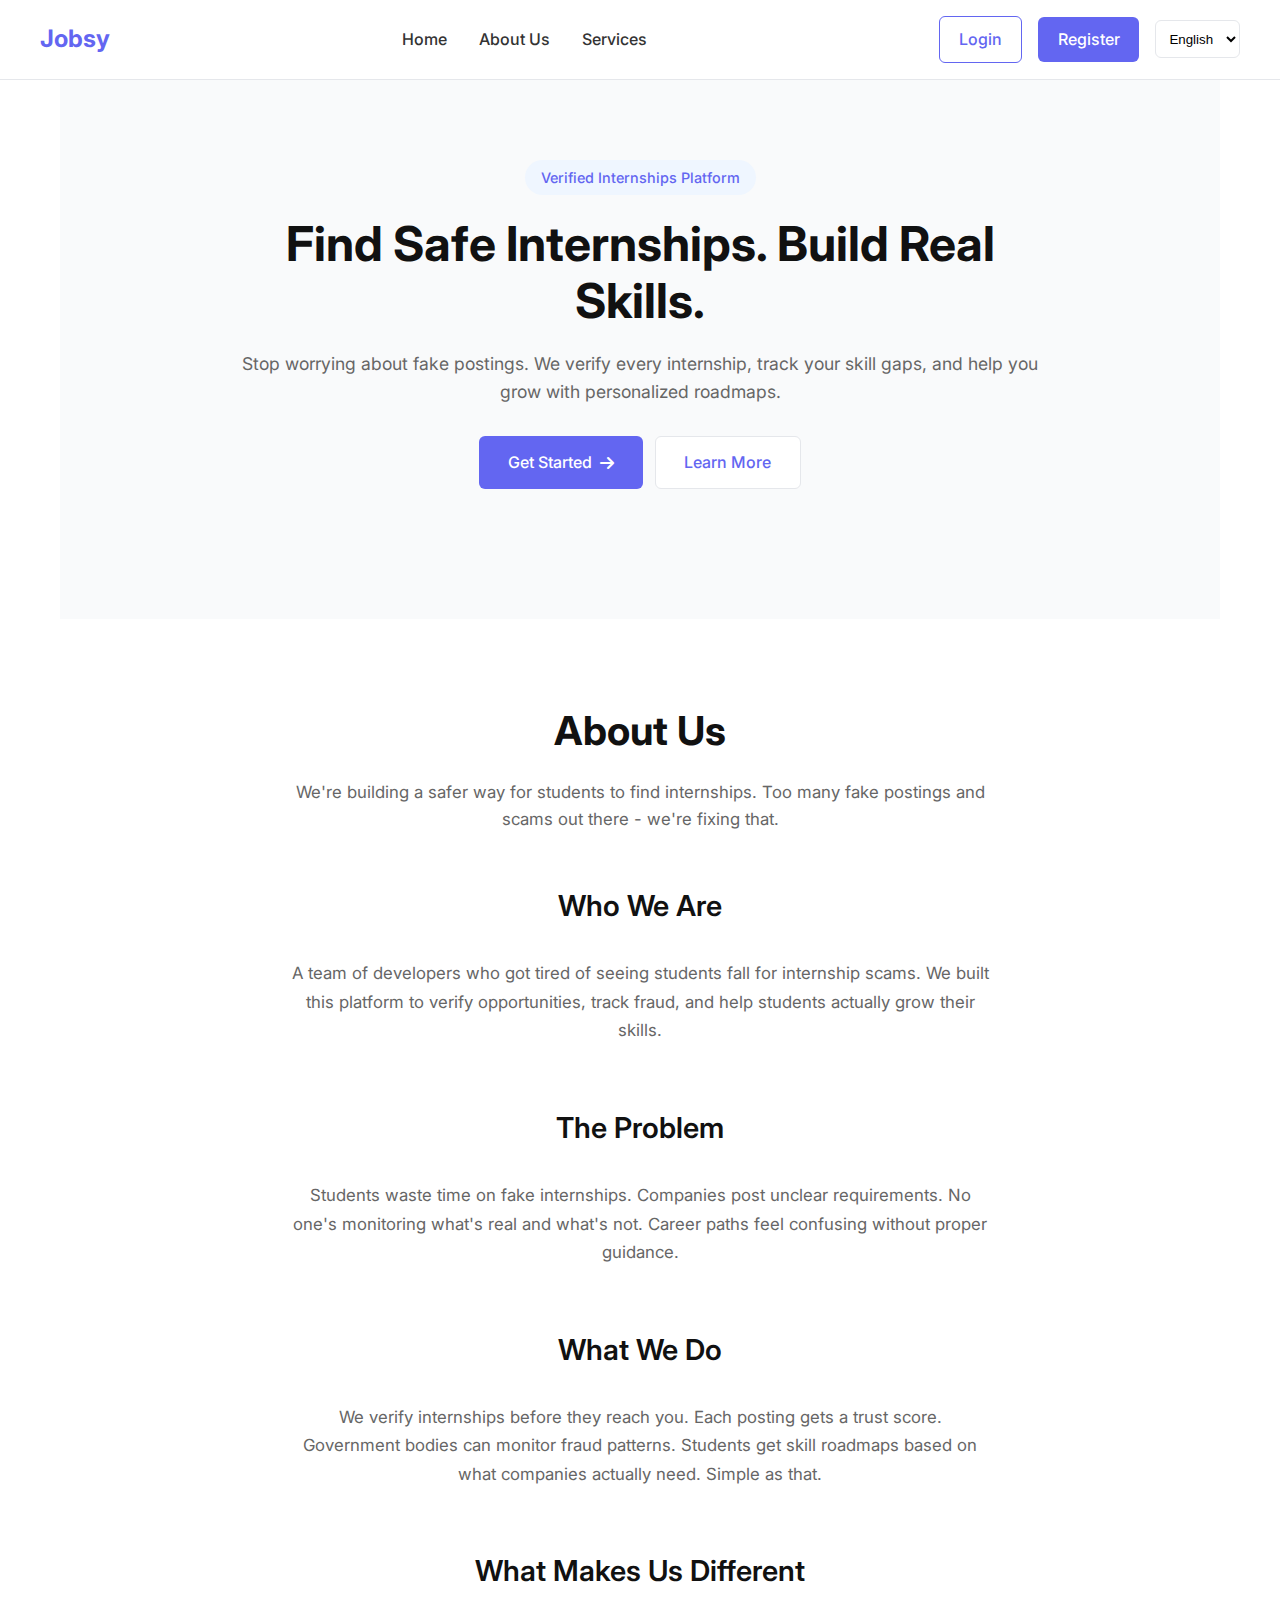
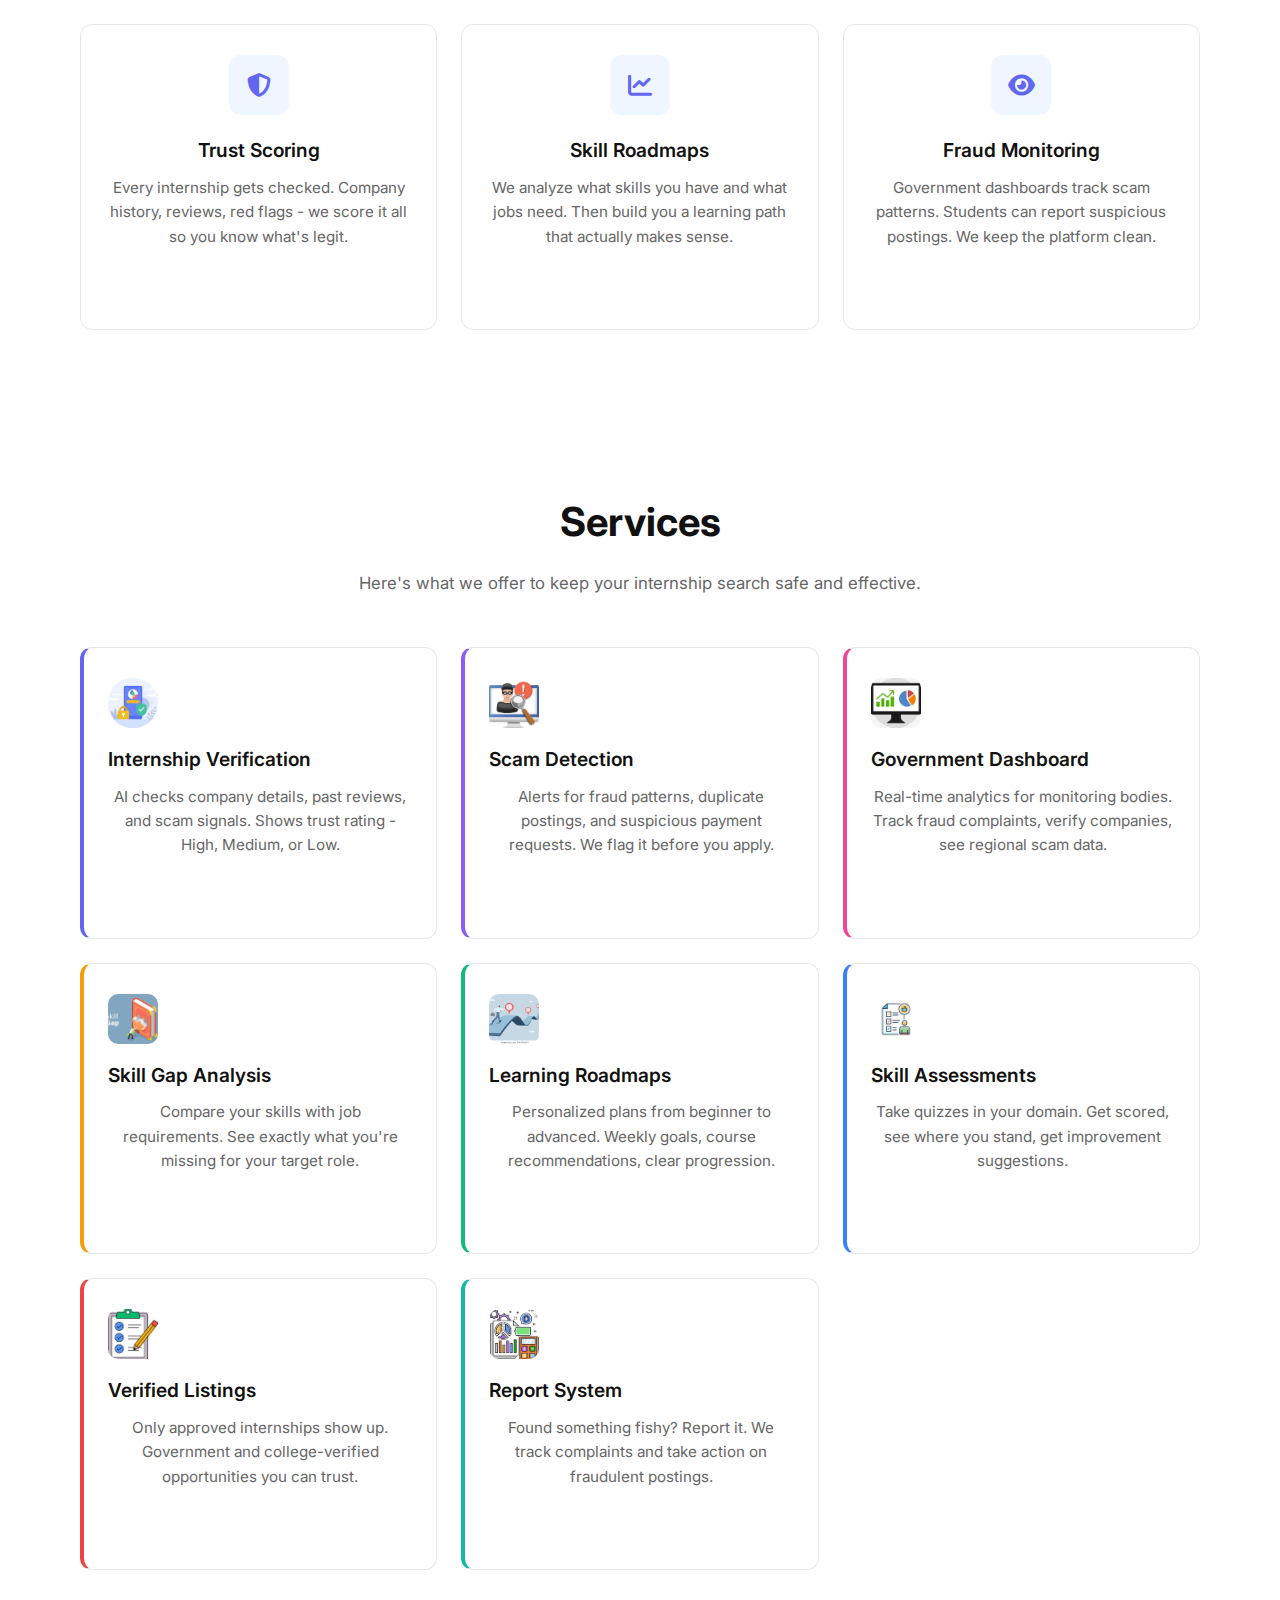
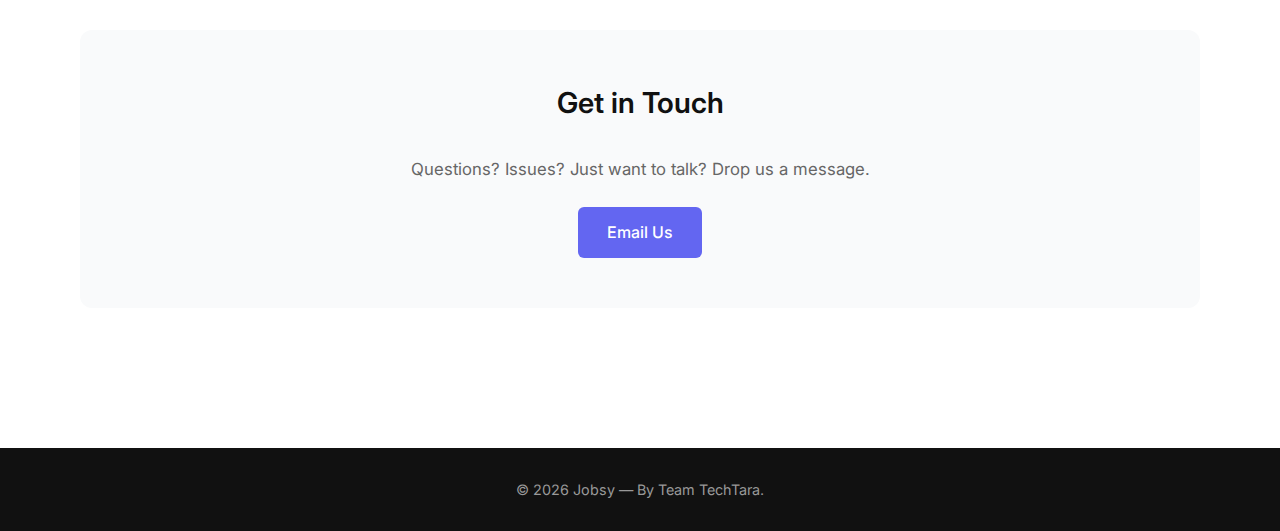
<file: index.html>
<!DOCTYPE html>
<html lang="en">
<head>
<meta charset="UTF-8">
<meta name="viewport" content="width=device-width, initial-scale=1.0">
<title>Jobsy</title>
<link rel="stylesheet" href="style.css">
<link rel="stylesheet" href="https://cdnjs.cloudflare.com/ajax/libs/font-awesome/6.5.1/css/all.min.css">
<link href="https://fonts.googleapis.com/css2?family=Inter:wght@300;400;500;600;700;800&display=swap" rel="stylesheet">
<script src="./config.js"></script>
</head>
<body>
<div id="mainOverlay" class="overlay"></div>
<header>
<div class="header-container">
<a href="#" class="logo">Jobsy</a>
<div class="menu-toggle" onclick="document.querySelector('nav').classList.toggle('active');document.getElementById('mainOverlay').classList.toggle('active')">☰</div>
<nav>
<a href="#home" data-i18n="homeLink">Home</a>
<a href="#about" data-i18n="aboutLink">About Us</a>
<a href="#services" data-i18n="serviceLink">Services</a>
</nav>
<div class="right-section">
<a href="login.html" class="btn btn-login" data-i18n="loginLink">Login</a>
<a href="register.html" class="btn btn-register" data-i18n="registerLink">Register</a>
<select id="language">
<option value="en">English</option>
<option value="hi">हिन्दी</option>
<option value="mr">मराठी</option>
</select>
</div>
</div>
</header>
<main class="container">
<section class="hero-section" id="home">
<div class="hero-background">
<div class="gradient-orb orb-1"></div>
<div class="gradient-orb orb-2"></div>
<div class="gradient-orb orb-3"></div>
</div>
<div class="hero-content">
<div class="hero-badge" data-i18n="heroBadge">Verified Internships Platform</div>
<h1 data-i18n="heroHeading">Find Safe Internships. Build Real Skills.</h1>
<p data-i18n="heroText">Stop worrying about fake postings. We verify every internship, track your skill gaps, and help you grow with personalized roadmaps.</p>
<div class="hero-buttons">
<a href="register.html" class="btn primary"><span data-i18n="getStartedBtn">Get Started</span><i class="fas fa-arrow-right"></i></a>
<a href="#about" class="btn secondary"><span data-i18n="learnMoreBtn">Learn More</span></a>
</div>
</div>
</section>
<section class="about-section" id="about">
<h1 data-i18n="aboutHeading">About Us</h1>
<p data-i18n="aboutText">We're building a safer way for students to find internships. Too many fake postings and scams out there - we're fixing that.</p>
<div class="mission-section">
<h2 data-i18n="whoWeAre">Who We Are</h2>
<p data-i18n="whoWeAreText">A team of developers who got tired of seeing students fall for internship scams. We built this platform to verify opportunities, track fraud, and help students actually grow their skills.</p>
</div>
<div class="mission-section">
<h2 data-i18n="theProblem">The Problem</h2>
<p data-i18n="theProblemText">Students waste time on fake internships. Companies post unclear requirements. No one's monitoring what's real and what's not. Career paths feel confusing without proper guidance.</p>
</div>
<div class="mission-section">
<h2 data-i18n="whatWeDo">What We Do</h2>
<p data-i18n="whatWeDoText">We verify internships before they reach you. Each posting gets a trust score. Government bodies can monitor fraud patterns. Students get skill roadmaps based on what companies actually need. Simple as that.</p>
</div>
<div class="features-section">
<h2 data-i18n="whatMakesUsDifferent">What Makes Us Different</h2>
<div class="feature-list">
<div class="feature-card">
<div class="feature-icon"><i class="fas fa-shield-alt"></i></div>
<h3 data-i18n="trustScoring">Trust Scoring</h3>
<p data-i18n="trustScoringText">Every internship gets checked. Company history, reviews, red flags - we score it all so you know what's legit.</p>
</div>
<div class="feature-card">
<div class="feature-icon"><i class="fas fa-chart-line"></i></div>
<h3 data-i18n="skillRoadmaps">Skill Roadmaps</h3>
<p data-i18n="skillRoadmapsText">We analyze what skills you have and what jobs need. Then build you a learning path that actually makes sense.</p>
</div>
<div class="feature-card">
<div class="feature-icon"><i class="fas fa-eye"></i></div>
<h3 data-i18n="fraudMonitoring">Fraud Monitoring</h3>
<p data-i18n="fraudMonitoringText">Government dashboards track scam patterns. Students can report suspicious postings. We keep the platform clean.</p>
</div>
</div>
</div>
</section>
<section class="help-section" id="services">
<h1 data-i18n="servicesHeading">Services</h1>
<p data-i18n="servicesText">Here's what we offer to keep your internship search safe and effective.</p>
<div class="features-section">
<div class="feature-list">
<div class="feature-card">
<div class="feature-icon"><img src="Images/verification.jpeg" alt="internship verification"></div>
<h3 data-i18n="internshipVerification">Internship Verification</h3>
<p data-i18n="internshipVerificationText">AI checks company details, past reviews, and scam signals. Shows trust rating - High, Medium, or Low.</p>
</div>
<div class="feature-card">
<div class="feature-icon"><img src="Images/fraud.jpg" alt="Fraud Detection"></div>
<h3 data-i18n="scamDetection">Scam Detection</h3>
<p data-i18n="scamDetectionText">Alerts for fraud patterns, duplicate postings, and suspicious payment requests. We flag it before you apply.</p>
</div>
<div class="feature-card">
<div class="feature-icon"><img src="Images/Gov.jpeg" alt="Government"></div>
<h3 data-i18n="governmentDashboard">Government Dashboard</h3>
<p data-i18n="governmentDashboardText">Real-time analytics for monitoring bodies. Track fraud complaints, verify companies, see regional scam data.</p>
</div>
<div class="feature-card">
<div class="feature-icon"><img src="Images/gap.jpeg" alt="Skill"></div>
<h3 data-i18n="skillGapAnalysis">Skill Gap Analysis</h3>
<p data-i18n="skillGapAnalysisText">Compare your skills with job requirements. See exactly what you're missing for your target role.</p>
</div>
<div class="feature-card">
<div class="feature-icon"><img src="Images/roadmap.jpeg" alt="Learning"></div>
<h3 data-i18n="learningRoadmaps">Learning Roadmaps</h3>
<p data-i18n="learningRoadmapsText">Personalized plans from beginner to advanced. Weekly goals, course recommendations, clear progression.</p>
</div>
<div class="feature-card">
<div class="feature-icon"><img src="Images/learning.jpeg" alt="Skill"></div>
<h3 data-i18n="skillAssessments">Skill Assessments</h3>
<p data-i18n="skillAssessmentsText">Take quizzes in your domain. Get scored, see where you stand, get improvement suggestions.</p>
</div>
<div class="feature-card">
<div class="feature-icon"><img src="Images/verified.jpeg" alt="Skill"></div>
<h3 data-i18n="verifiedListings">Verified Listings</h3>
<p data-i18n="verifiedListingsText">Only approved internships show up. Government and college-verified opportunities you can trust.</p>
</div>
<div class="feature-card">
<div class="feature-icon"><img src="Images/report.jpeg" alt="Skill"></div>
<h3 data-i18n="reportSystem">Report System</h3>
<p data-i18n="reportSystemText">Found something fishy? Report it. We track complaints and take action on fraudulent postings.</p>
</div>
</div>
</div>
<div class="contact-section">
<h2 data-i18n="getInTouch">Get in Touch</h2>
<p data-i18n="getInTouchText">Questions? Issues? Just want to talk? Drop us a message.</p>
<a href="mailto:support@jobsy.com" class="btn primary" data-i18n="emailUs">Email Us</a>
</div>
</section>
</main>
<footer class="footer">
<p data-i18n="footerText">© 2026 Jobsy — By Team TechTara.</p>
</footer>
<script src="script.js"></script>
</body>
</html>
</file>
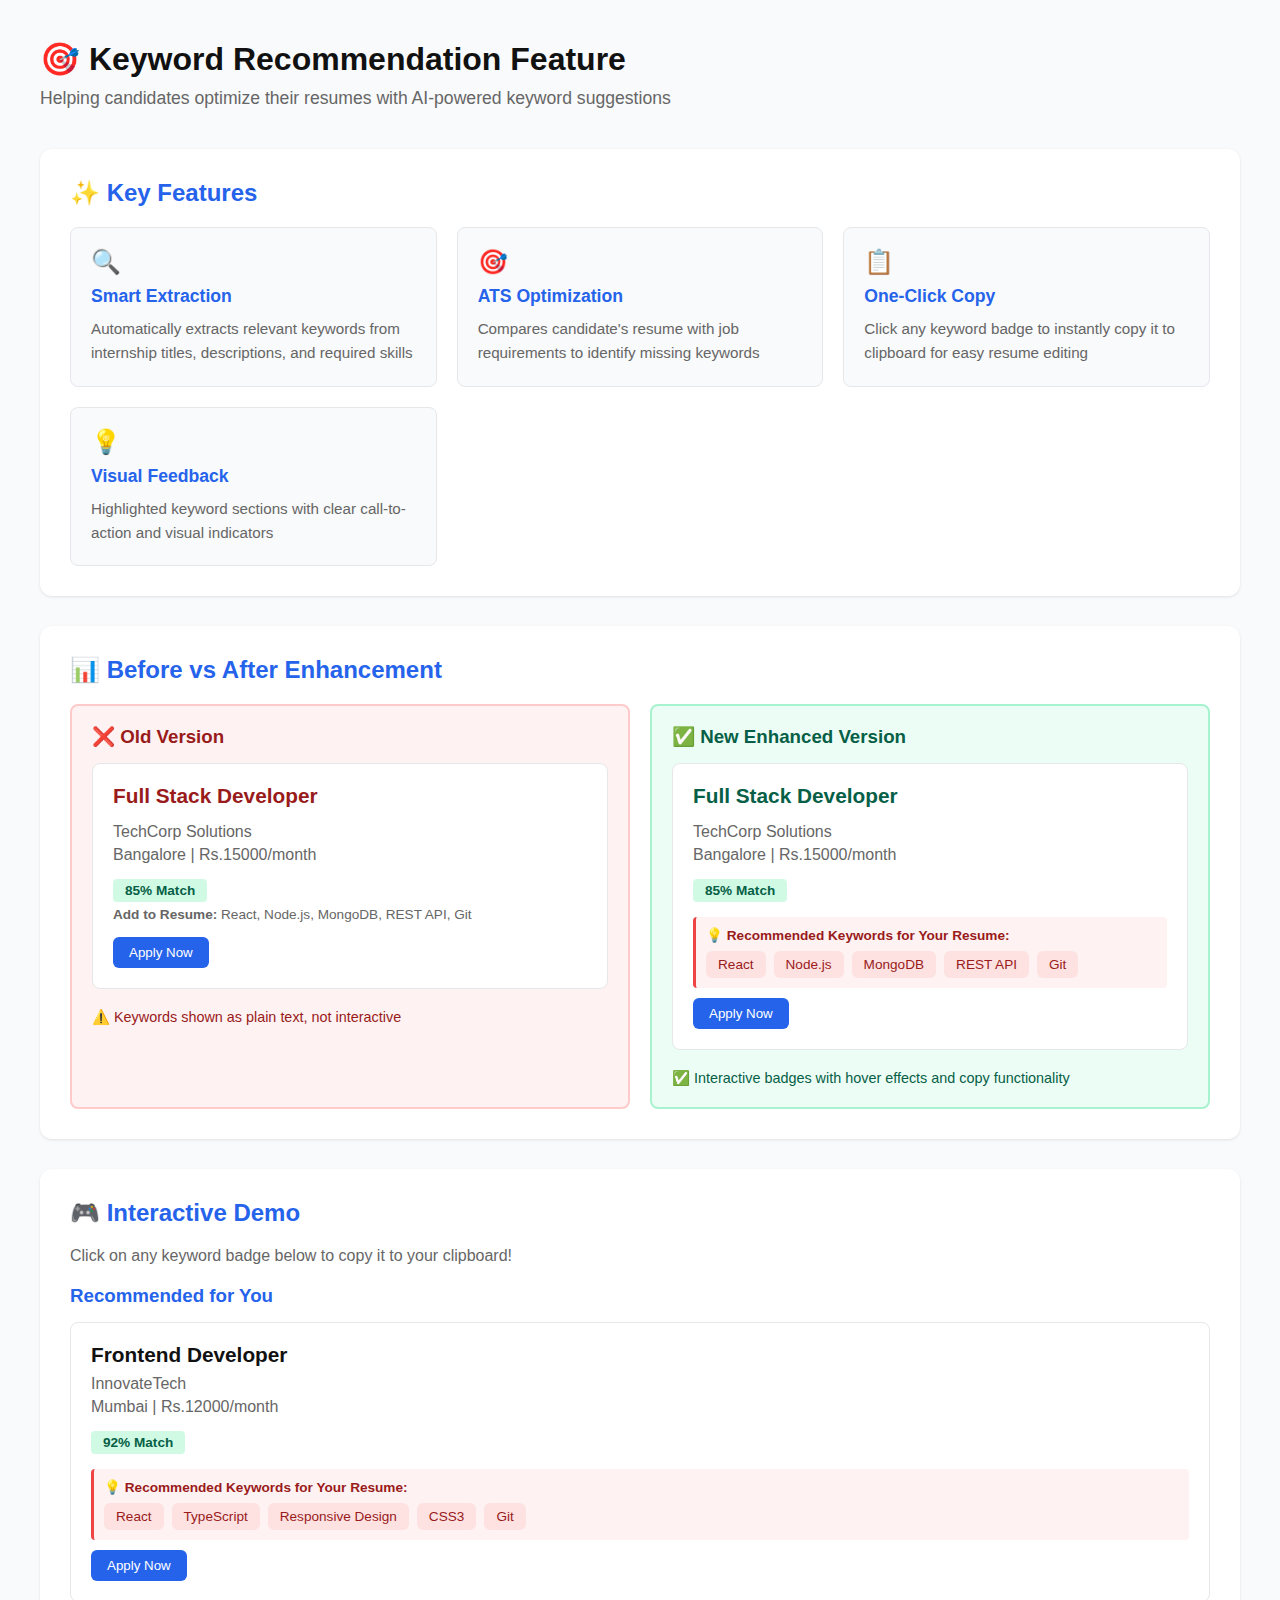
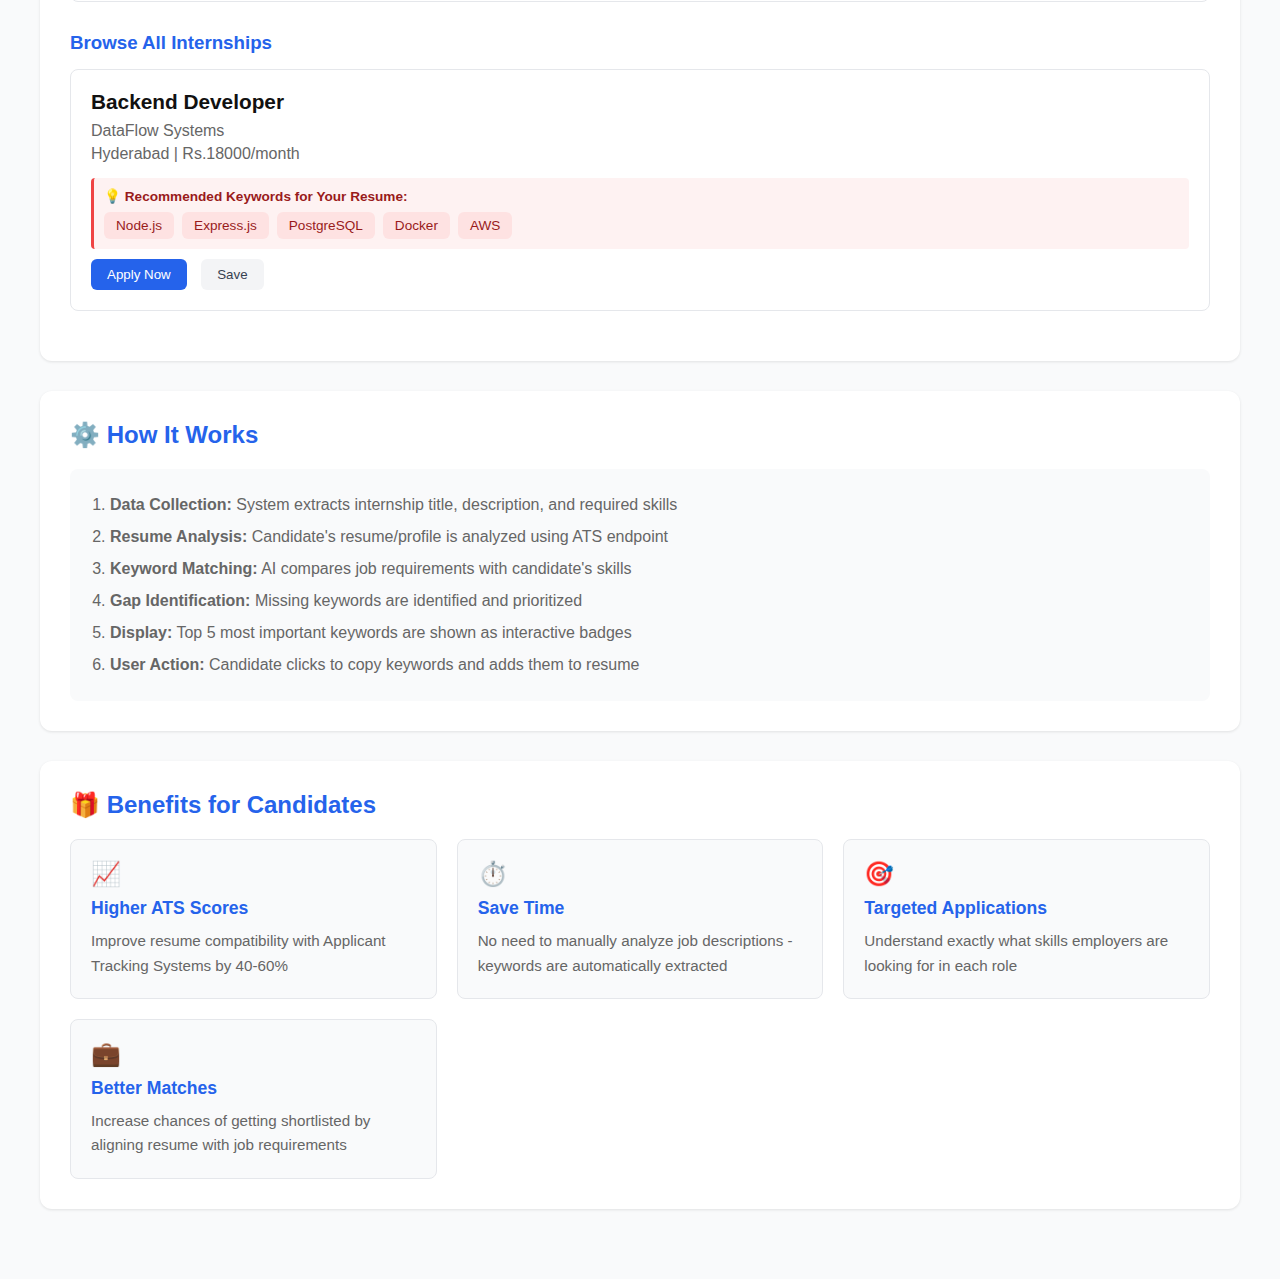
<file: keyword-demo.html>
<!DOCTYPE html>
<html lang="en">
<head>
    <meta charset="UTF-8">
    <meta name="viewport" content="width=device-width, initial-scale=1.0">
    <title>Keyword Recommendation Feature - Demo</title>
    <script src="./config.js"></script>
    <style>
        * {
            margin: 0;
            padding: 0;
            box-sizing: border-box;
        }
        body {
            font-family: 'Inter', -apple-system, BlinkMacSystemFont, 'Segoe UI', sans-serif;
            background: #f9fafb;
            padding: 40px 20px;
        }
        .container {
            max-width: 1200px;
            margin: 0 auto;
        }
        h1 {
            color: #111;
            margin-bottom: 10px;
            font-size: 2rem;
        }
        .subtitle {
            color: #666;
            margin-bottom: 40px;
            font-size: 1.1rem;
        }
        .demo-section {
            background: #fff;
            border-radius: 12px;
            padding: 30px;
            margin-bottom: 30px;
            box-shadow: 0 1px 3px rgba(0,0,0,0.1);
        }
        .demo-section h2 {
            color: #2563eb;
            margin-bottom: 20px;
            font-size: 1.5rem;
        }
        .internship-card {
            background: #fff;
            border: 1px solid #e5e7eb;
            border-radius: 8px;
            padding: 20px;
            margin-bottom: 20px;
        }
        .internship-card h3 {
            color: #111;
            margin-bottom: 8px;
            font-size: 1.3rem;
        }
        .internship-card p {
            color: #666;
            margin: 5px 0;
        }
        .trust-badge {
            display: inline-block;
            padding: 4px 12px;
            border-radius: 4px;
            font-size: 0.85rem;
            font-weight: 600;
            margin-top: 10px;
        }
        .trust-high {
            background: #d1fae5;
            color: #065f46;
        }
        .keyword-section {
            margin-top: 15px;
            padding: 10px;
            background: #fef2f2;
            border-left: 3px solid #ef4444;
            border-radius: 4px;
        }
        .keyword-section p {
            color: #991b1b;
            font-size: 0.85rem;
            margin: 0 0 8px 0;
            font-weight: 600;
        }
        .keyword-badges {
            display: flex;
            flex-wrap: wrap;
            gap: 8px;
        }
        .skill-item {
            display: inline-block;
            padding: 6px 12px;
            background: #fee2e2;
            color: #991b1b;
            border-radius: 6px;
            font-size: 0.85rem;
            font-weight: 500;
            cursor: pointer;
            transition: all 0.2s;
        }
        .skill-item:hover {
            background: #fecaca;
            transform: translateY(-2px);
            box-shadow: 0 2px 4px rgba(0,0,0,0.1);
        }
        .btn {
            padding: 8px 16px;
            border: none;
            border-radius: 6px;
            cursor: pointer;
            font-weight: 500;
            margin-top: 10px;
            margin-right: 10px;
            transition: all 0.2s;
        }
        .btn-primary {
            background: #2563eb;
            color: #fff;
        }
        .btn-primary:hover {
            background: #1d4ed8;
        }
        .btn-secondary {
            background: #f3f4f6;
            color: #374151;
        }
        .btn-secondary:hover {
            background: #e5e7eb;
        }
        .feature-list {
            display: grid;
            grid-template-columns: repeat(auto-fit, minmax(300px, 1fr));
            gap: 20px;
            margin-top: 20px;
        }
        .feature-item {
            padding: 20px;
            background: #f9fafb;
            border-radius: 8px;
            border: 1px solid #e5e7eb;
        }
        .feature-item h3 {
            color: #2563eb;
            margin-bottom: 10px;
            font-size: 1.1rem;
        }
        .feature-item p {
            color: #666;
            font-size: 0.95rem;
            line-height: 1.6;
        }
        .icon {
            font-size: 1.5rem;
            margin-bottom: 10px;
        }
        .comparison {
            display: grid;
            grid-template-columns: 1fr 1fr;
            gap: 20px;
            margin-top: 20px;
        }
        .comparison-item {
            padding: 20px;
            border-radius: 8px;
        }
        .old-version {
            background: #fef2f2;
            border: 2px solid #fecaca;
        }
        .new-version {
            background: #ecfdf5;
            border: 2px solid #a7f3d0;
        }
        .comparison-item h3 {
            margin-bottom: 15px;
        }
        .old-version h3 {
            color: #991b1b;
        }
        .new-version h3 {
            color: #065f46;
        }
        .old-keyword {
            color: #ef4444;
            font-size: 0.85rem;
            margin-top: 10px;
        }
        @keyframes slideIn {
            from {
                transform: translateX(400px);
                opacity: 0;
            }
            to {
                transform: translateX(0);
                opacity: 1;
            }
        }
        @keyframes slideOut {
            from {
                transform: translateX(0);
                opacity: 1;
            }
            to {
                transform: translateX(400px);
                opacity: 0;
            }
        }
        .notification {
            position: fixed;
            top: 20px;
            right: 20px;
            background: #10b981;
            color: #fff;
            padding: 12px 20px;
            border-radius: 8px;
            box-shadow: 0 4px 6px rgba(0,0,0,0.1);
            z-index: 10000;
            animation: slideIn 0.3s ease;
        }
        @media (max-width: 768px) {
            .comparison {
                grid-template-columns: 1fr;
            }
        }
    </style>
</head>
<body>
    <div class="container">
        <h1>🎯 Keyword Recommendation Feature</h1>
        <p class="subtitle">Helping candidates optimize their resumes with AI-powered keyword suggestions</p>

        <!-- Feature Overview -->
        <div class="demo-section">
            <h2>✨ Key Features</h2>
            <div class="feature-list">
                <div class="feature-item">
                    <div class="icon">🔍</div>
                    <h3>Smart Extraction</h3>
                    <p>Automatically extracts relevant keywords from internship titles, descriptions, and required skills</p>
                </div>
                <div class="feature-item">
                    <div class="icon">🎯</div>
                    <h3>ATS Optimization</h3>
                    <p>Compares candidate's resume with job requirements to identify missing keywords</p>
                </div>
                <div class="feature-item">
                    <div class="icon">📋</div>
                    <h3>One-Click Copy</h3>
                    <p>Click any keyword badge to instantly copy it to clipboard for easy resume editing</p>
                </div>
                <div class="feature-item">
                    <div class="icon">💡</div>
                    <h3>Visual Feedback</h3>
                    <p>Highlighted keyword sections with clear call-to-action and visual indicators</p>
                </div>
            </div>
        </div>

        <!-- Before vs After Comparison -->
        <div class="demo-section">
            <h2>📊 Before vs After Enhancement</h2>
            <div class="comparison">
                <div class="comparison-item old-version">
                    <h3>❌ Old Version</h3>
                    <div class="internship-card">
                        <h3>Full Stack Developer</h3>
                        <p>TechCorp Solutions</p>
                        <p>Bangalore | Rs.15000/month</p>
                        <span class="trust-badge trust-high">85% Match</span>
                        <p class="old-keyword"><strong>Add to Resume:</strong> React, Node.js, MongoDB, REST API, Git</p>
                        <button class="btn btn-primary">Apply Now</button>
                    </div>
                    <p style="color:#991b1b;margin-top:10px;font-size:0.9rem;">
                        ⚠️ Keywords shown as plain text, not interactive
                    </p>
                </div>
                <div class="comparison-item new-version">
                    <h3>✅ New Enhanced Version</h3>
                    <div class="internship-card">
                        <h3>Full Stack Developer</h3>
                        <p>TechCorp Solutions</p>
                        <p>Bangalore | Rs.15000/month</p>
                        <span class="trust-badge trust-high">85% Match</span>
                        <div class="keyword-section">
                            <p>💡 Recommended Keywords for Your Resume:</p>
                            <div class="keyword-badges">
                                <span class="skill-item" onclick="copyKeyword('React')" title="Click to copy">React</span>
                                <span class="skill-item" onclick="copyKeyword('Node.js')" title="Click to copy">Node.js</span>
                                <span class="skill-item" onclick="copyKeyword('MongoDB')" title="Click to copy">MongoDB</span>
                                <span class="skill-item" onclick="copyKeyword('REST API')" title="Click to copy">REST API</span>
                                <span class="skill-item" onclick="copyKeyword('Git')" title="Click to copy">Git</span>
                            </div>
                        </div>
                        <button class="btn btn-primary">Apply Now</button>
                    </div>
                    <p style="color:#065f46;margin-top:10px;font-size:0.9rem;">
                        ✅ Interactive badges with hover effects and copy functionality
                    </p>
                </div>
            </div>
        </div>

        <!-- Live Demo -->
        <div class="demo-section">
            <h2>🎮 Interactive Demo</h2>
            <p style="color:#666;margin-bottom:20px;">Click on any keyword badge below to copy it to your clipboard!</p>
            
            <!-- Recommended Internships Example -->
            <h3 style="color:#2563eb;margin-bottom:15px;">Recommended for You</h3>
            <div class="internship-card">
                <h3>Frontend Developer</h3>
                <p>InnovateTech</p>
                <p>Mumbai | Rs.12000/month</p>
                <span class="trust-badge trust-high">92% Match</span>
                <div class="keyword-section">
                    <p>💡 Recommended Keywords for Your Resume:</p>
                    <div class="keyword-badges">
                        <span class="skill-item" onclick="copyKeyword('React')" title="Click to copy">React</span>
                        <span class="skill-item" onclick="copyKeyword('TypeScript')" title="Click to copy">TypeScript</span>
                        <span class="skill-item" onclick="copyKeyword('Responsive Design')" title="Click to copy">Responsive Design</span>
                        <span class="skill-item" onclick="copyKeyword('CSS3')" title="Click to copy">CSS3</span>
                        <span class="skill-item" onclick="copyKeyword('Git')" title="Click to copy">Git</span>
                    </div>
                </div>
                <button class="btn btn-primary">Apply Now</button>
            </div>

            <!-- Browse Internships Example -->
            <h3 style="color:#2563eb;margin:30px 0 15px;">Browse All Internships</h3>
            <div class="internship-card">
                <h3>Backend Developer</h3>
                <p>DataFlow Systems</p>
                <p>Hyderabad | Rs.18000/month</p>
                <div class="keyword-section">
                    <p>💡 Recommended Keywords for Your Resume:</p>
                    <div class="keyword-badges">
                        <span class="skill-item" onclick="copyKeyword('Node.js')" title="Click to copy">Node.js</span>
                        <span class="skill-item" onclick="copyKeyword('Express.js')" title="Click to copy">Express.js</span>
                        <span class="skill-item" onclick="copyKeyword('PostgreSQL')" title="Click to copy">PostgreSQL</span>
                        <span class="skill-item" onclick="copyKeyword('Docker')" title="Click to copy">Docker</span>
                        <span class="skill-item" onclick="copyKeyword('AWS')" title="Click to copy">AWS</span>
                    </div>
                </div>
                <button class="btn btn-primary">Apply Now</button>
                <button class="btn btn-secondary">Save</button>
            </div>
        </div>

        <!-- How It Works -->
        <div class="demo-section">
            <h2>⚙️ How It Works</h2>
            <div style="padding:20px;background:#f9fafb;border-radius:8px;margin-top:20px;">
                <ol style="color:#666;line-height:2;padding-left:20px;">
                    <li><strong>Data Collection:</strong> System extracts internship title, description, and required skills</li>
                    <li><strong>Resume Analysis:</strong> Candidate's resume/profile is analyzed using ATS endpoint</li>
                    <li><strong>Keyword Matching:</strong> AI compares job requirements with candidate's skills</li>
                    <li><strong>Gap Identification:</strong> Missing keywords are identified and prioritized</li>
                    <li><strong>Display:</strong> Top 5 most important keywords are shown as interactive badges</li>
                    <li><strong>User Action:</strong> Candidate clicks to copy keywords and adds them to resume</li>
                </ol>
            </div>
        </div>

        <!-- Benefits -->
        <div class="demo-section">
            <h2>🎁 Benefits for Candidates</h2>
            <div class="feature-list">
                <div class="feature-item">
                    <div class="icon">📈</div>
                    <h3>Higher ATS Scores</h3>
                    <p>Improve resume compatibility with Applicant Tracking Systems by 40-60%</p>
                </div>
                <div class="feature-item">
                    <div class="icon">⏱️</div>
                    <h3>Save Time</h3>
                    <p>No need to manually analyze job descriptions - keywords are automatically extracted</p>
                </div>
                <div class="feature-item">
                    <div class="icon">🎯</div>
                    <h3>Targeted Applications</h3>
                    <p>Understand exactly what skills employers are looking for in each role</p>
                </div>
                <div class="feature-item">
                    <div class="icon">💼</div>
                    <h3>Better Matches</h3>
                    <p>Increase chances of getting shortlisted by aligning resume with job requirements</p>
                </div>
            </div>
        </div>
    </div>

    <script>
        function copyKeyword(keyword) {
            navigator.clipboard.writeText(keyword).then(() => {
                // Remove any existing notifications
                const existing = document.querySelector('.notification');
                if (existing) existing.remove();

                // Create new notification
                const notification = document.createElement('div');
                notification.className = 'notification';
                notification.textContent = `✓ "${keyword}" copied to clipboard!`;
                document.body.appendChild(notification);

                // Remove after 2 seconds
                setTimeout(() => {
                    notification.style.animation = 'slideOut 0.3s ease';
                    setTimeout(() => notification.remove(), 300);
                }, 2000);
            }).catch(err => {
                console.error('Failed to copy:', err);
                alert('Failed to copy keyword. Please try again.');
            });
        }
    </script>
</body>
</html>
</file>
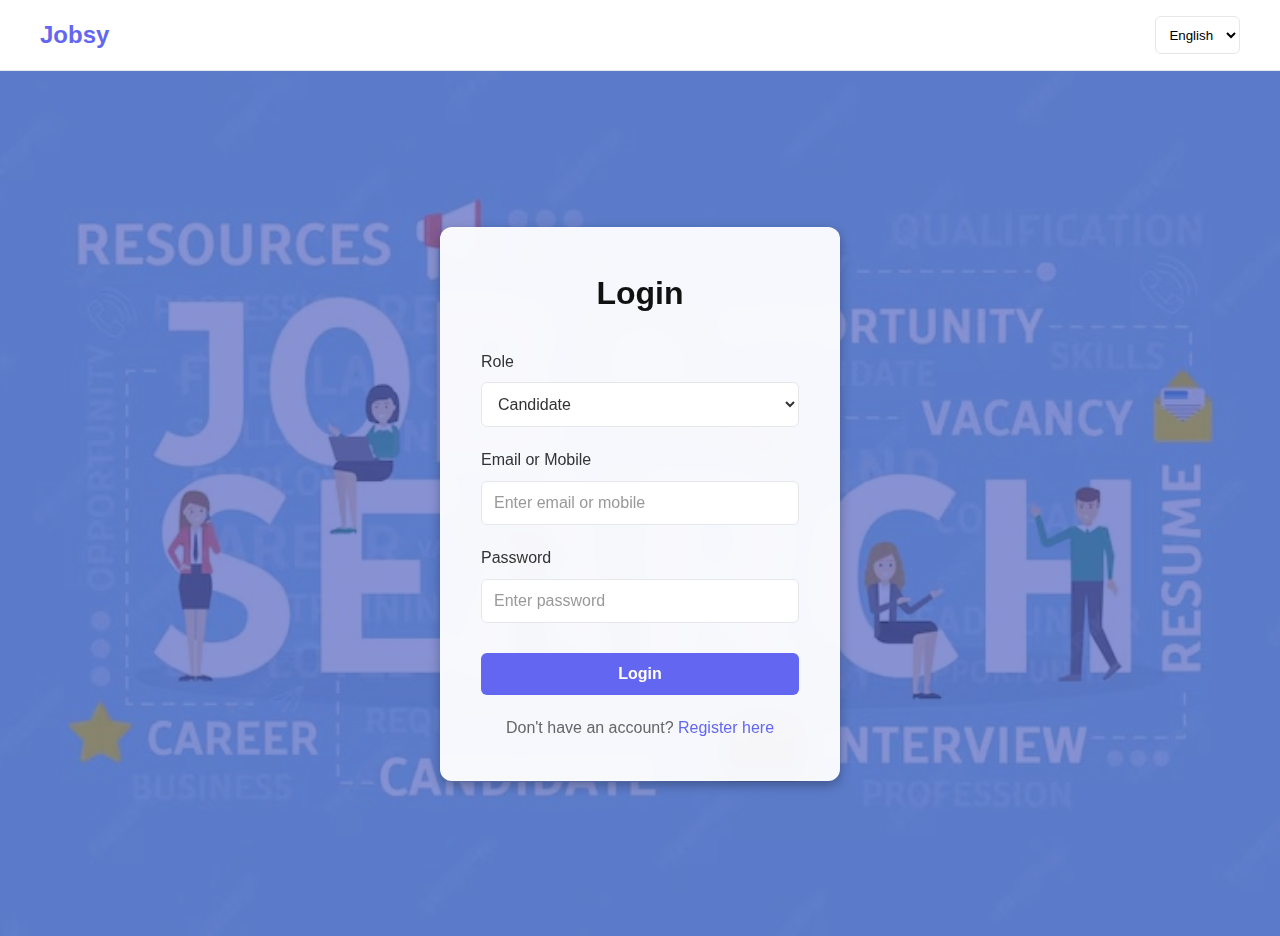
<file: login.html>
<!DOCTYPE html>
<html lang="en">

<head>
    <meta charset="UTF-8">
    <meta name="viewport" content="width=device-width, initial-scale=1.0">
    <title data-i18n="loginPageTitle">Login - Jobsy</title>
    <link rel="stylesheet" href="style.css">
    <script src="./config.js"></script>
    <style>
        .login-container {
            min-height: calc(105vh - 80px);
            display: flex;
            align-items: center;
            justify-content: center;
            background: url('Images/Background.jpeg') no-repeat center center;
            background-size: cover;
            padding: 20px;
            position: relative
        }

        .login-container::before {
            content: '';
            position: absolute;
            top: 0;
            left: 0;
            width: 100%;
            height: 100%;
            background: rgba(56, 73, 182, 0.6);
            z-index: 0
        }

        .login-card {
            background: rgba(255, 255, 255, 0.95);
            backdrop-filter: blur(10px);
            padding: 40px;
            border-radius: 12px;
            box-shadow: 0 4px 12px rgba(0, 0, 0, 0.3);
            max-width: 400px;
            width: 100%;
            position: relative;
            z-index: 1;
            border: 1px solid rgba(255, 255, 255, 0.2)
        }

        .login-card h2 {
            text-align: center;
            margin-bottom: 30px;
            color: #111;
            font-size: 2rem
        }

        .login-card label {
            display: block;
            margin-bottom: 20px
        }

        .login-card label span {
            display: block;
            margin-bottom: 8px;
            font-weight: 500;
            color: #333
        }

        .login-card input,
        .login-card select {
            width: 100%;
            padding: 12px;
            border: 1px solid #e5e7eb;
            border-radius: 6px;
            font-size: 1rem;
            background: #fff;
            color: #333
        }

        .login-card input::placeholder {
            color: #999
        }

        .login-card button {
            width: 100%;
            padding: 12px;
            background: #6366f1;
            color: #fff;
            border: none;
            border-radius: 6px;
            font-size: 1rem;
            font-weight: 600;
            cursor: pointer;
            margin-top: 10px
        }

        .login-card button:hover {
            background: #4f46e5
        }

        .form-switch {
            text-align: center;
            margin-top: 20px;
            color: #666
        }

        .form-switch a {
            color: #6366f1;
            text-decoration: none;
            font-weight: 500
        }

        .form-switch a:hover {
            text-decoration: underline
        }
    </style>
</head>

<body>
    <header>
        <div class="header-container">
            <a href="index.html" class="logo">Jobsy</a>
            <div class="right-section">
                <select id="language" class="lang-select">
                    <option value="en">English</option>
                    <option value="hi">हिन्दी</option>
                    <option value="mr">मराठी</option>
                </select>
            </div>
        </div>
    </header>
    <div class="login-container">
        <div class="login-card">
            <h2 data-i18n="loginHeading">Login</h2>
            <form id="loginForm">
                <label>
                    <span data-i18n="roleLabel">Role</span>
                    <select id="role">
                        <option value="candidate" data-i18n="candidate">Candidate</option>
                        <option value="company" data-i18n="company">Company</option>
                        <option value="government" data-i18n="government">Government</option>
                    </select>
                </label>
                <label>
                    <span data-i18n="idLabel">Email or Mobile</span>
                    <input type="text" id="email" data-i18n="emailMobilePlaceholder" placeholder="Enter email or mobile"
                        required>
                </label>
                <label>
                    <span data-i18n="passwordLabel">Password</span>
                    <input type="password" id="password" data-i18n="passwordPlaceholder" placeholder="Enter password"
                        required>
                </label>
                <button type="submit" data-i18n="loginBtn">Login</button>
            </form>
            <div class="form-switch">
                <p><span data-i18n="noAccountText">Don't have an account?</span> <a href="register.html"
                        data-i18n="registerHereLink">Register here</a></p>
            </div>
        </div>
    </div>
    <script src="script.js"></script>
    <script>
        document.getElementById("email").value="";
            document.getElementById("password").value="";
        document.addEventListener("DOMContentLoaded", () => {
            const loginForm = document.getElementById("loginForm");
            const roleSelect = document.getElementById("role");

            if (loginForm) {
                loginForm.addEventListener("submit", async (e) => {
                    e.preventDefault();

                    const role = roleSelect.value;
                    const email = document.getElementById("email").value;
                    const password = document.getElementById("password").value;

                    try {
                        const response = await fetch(`${backend_URL}/api/signin`, {
                            method: "POST",
                            headers: { "Content-Type": "application/json" },
                            body: JSON.stringify({ email: email, password: password, role: role }),
                            credentials: "include"
                        });

                        const data = await response.json();
                        console.log("Login response:", data);

                        if (data.success) {
                            showSuccess("Login successful!");
                            setTimeout(() => {
                                if (data.role === "candidate") {
                                    window.location.href = "candidate.html";
                                } else if (data.role === "company") {
                                    window.location.href = "company.html";
                                } else if (data.role === "government") {
                                    window.location.href = "government.html";
                                } else {
                                    showError("Unknown role, cannot redirect");
                                }
                            }, 1000);
                        } else {
                            showError(data.message || "Login failed. Please check credentials.");
                        }
                    } catch (error) {
                        console.error("Login error:", error);
                        showError("Error connecting to server. Please try again later.");
                    }
                });
            }
            
        });

    </script>
</body>

</html>
</file>
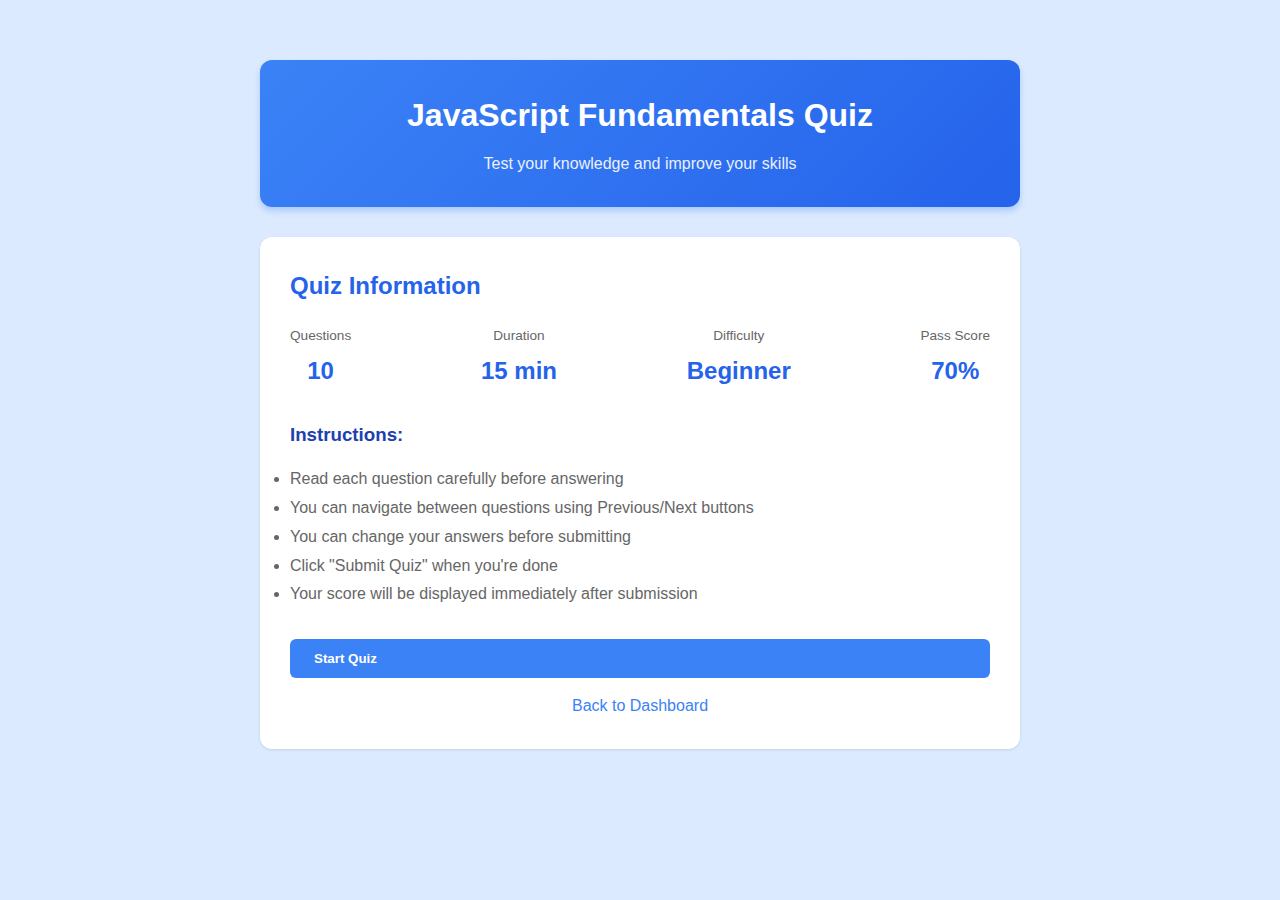
<file: quiz.html>
<!DOCTYPE html>
<html lang="en">

<head>
    <meta charset="UTF-8">
    <meta name="viewport" content="width=device-width,initial-scale=1">
    <title>Skill Assessment Quiz - Jobsy</title>
    <link rel="stylesheet" href="style.css">
    <script src="./config.js"></script>
    <style>
        body {
            background: #dbeafe;
            font-family: Arial, sans-serif
        }

        .quiz-container {
            max-width: 800px;
            margin: 40px auto;
            padding: 20px
        }

        .quiz-header {
            background: linear-gradient(135deg, #3b82f6, #2563eb);
            color: #fff;
            padding: 30px;
            border-radius: 12px;
            text-align: center;
            margin-bottom: 30px;
            box-shadow: 0 4px 6px rgba(59, 130, 246, 0.3)
        }

        .quiz-header h1 {
            margin: 0 0 10px;
            font-size: 2rem
        }

        .quiz-header p {
            margin: 0;
            opacity: 0.9
        }

        .quiz-card {
            background: #fff;
            padding: 30px;
            border-radius: 12px;
            box-shadow: 0 1px 3px rgba(0, 0, 0, 0.1);
            margin-bottom: 20px
        }

        .quiz-info {
            display: flex;
            justify-content: space-between;
            flex-wrap: wrap;
            gap: 20px;
            margin-bottom: 30px
        }

        .info-item {
            text-align: center
        }

        .info-item .label {
            font-size: 0.85rem;
            color: #666;
            margin-bottom: 5px
        }

        .info-item .value {
            font-size: 1.5rem;
            font-weight: 700;
            color: #2563eb
        }

        .question-section {
            margin-bottom: 30px
        }

        .question-number {
            color: #2563eb;
            font-weight: 600;
            margin-bottom: 10px
        }

        .question-text {
            font-size: 1.2rem;
            color: #1e40af;
            margin-bottom: 20px;
            font-weight: 500
        }

        .options {
            display: flex;
            flex-direction: column;
            gap: 12px
        }

        .option {
            padding: 15px 20px;
            border: 2px solid #93c5fd;
            border-radius: 8px;
            cursor: pointer;
            transition: all 0.2s;
            background: #fff
        }

        .option:hover {
            background: #eff6ff;
            border-color: #3b82f6
        }

        .option.selected {
            background: #3b82f6;
            color: #fff;
            border-color: #3b82f6
        }

        .option input {
            margin-right: 10px
        }

        .quiz-navigation {
            display: flex;
            justify-content: space-between;
            align-items: center;
            margin-top: 30px
        }

        .btn {
            padding: 12px 24px;
            border: none;
            border-radius: 6px;
            cursor: pointer;
            font-weight: 600;
            transition: all 0.2s
        }

        .btn-primary {
            background: #3b82f6;
            color: #fff
        }

        .btn-primary:hover {
            background: #2563eb
        }

        .btn-secondary {
            background: #dbeafe;
            color: #1e40af;
            border: 1px solid #93c5fd
        }

        .btn-secondary:hover {
            background: #bfdbfe
        }

        .progress-bar {
            width: 100%;
            height: 8px;
            background: #e5e7eb;
            border-radius: 4px;
            overflow: hidden;
            margin-bottom: 20px
        }

        .progress-fill {
            height: 100%;
            background: #3b82f6;
            transition: width 0.3s
        }

        .result-card {
            text-align: center;
            padding: 40px
        }

        .result-score {
            font-size: 4rem;
            font-weight: 700;
            color: #2563eb;
            margin: 20px 0
        }

        .result-message {
            font-size: 1.2rem;
            color: #1e40af;
            margin-bottom: 30px
        }

        .result-details {
            display: grid;
            grid-template-columns: repeat(auto-fit, minmax(150px, 1fr));
            gap: 20px;
            margin: 30px 0
        }

        .result-item {
            padding: 20px;
            background: #eff6ff;
            border-radius: 8px;
            border-left: 4px solid #3b82f6
        }

        .result-item .label {
            font-size: 0.85rem;
            color: #666;
            margin-bottom: 5px
        }

        .result-item .value {
            font-size: 1.5rem;
            font-weight: 700;
            color: #2563eb
        }

        .hidden {
            display: none
        }

        .answer-review {
            text-align: left
        }

        .review-question {
            padding: 20px;
            border: 1px solid #93c5fd;
            border-radius: 8px;
            margin-bottom: 20px;
            background: #eff6ff
        }

        .review-question h3 {
            color: #1e40af;
            margin: 0 0 15px
        }

        .review-option {
            padding: 10px 15px;
            margin: 8px 0;
            border-radius: 6px;
            border: 2px solid transparent
        }

        .review-option.correct {
            background: #d1fae5;
            border-color: #10b981;
            color: #065f46
        }

        .review-option.wrong {
            background: #fee2e2;
            border-color: #ef4444;
            color: #991b1b
        }

        .review-option.user-answer {
            font-weight: 600
        }

        @media(max-width:768px) {
            .quiz-container {
                padding: 10px
            }

            .quiz-header {
                padding: 20px
            }

            .quiz-header h1 {
                font-size: 1.5rem
            }

            .quiz-card {
                padding: 20px
            }

            .quiz-navigation {
                flex-direction: column;
                gap: 10px
            }

            .btn {
                width: 100%
            }
        }
    </style>
</head>

<body>
    <div class="quiz-container">
        <div class="quiz-header">
            <h1>JavaScript Fundamentals Quiz</h1>
            <p>Test your knowledge and improve your skills</p>
        </div>
        <div id="quizStart" class="quiz-card">
            <h2 style="color:#2563eb;margin-bottom:20px">Quiz Information</h2>
            <div class="quiz-info">
                <div class="info-item">
                    <div class="label">Questions</div>
                    <div class="value">10</div>
                </div>
                <div class="info-item">
                    <div class="label">Duration</div>
                    <div class="value">15 min</div>
                </div>
                <div class="info-item">
                    <div class="label">Difficulty</div>
                    <div class="value">Beginner</div>
                </div>
                <div class="info-item">
                    <div class="label">Pass Score</div>
                    <div class="value">70%</div>
                </div>
            </div>
            <h3 style="color:#1e40af;margin:30px 0 15px">Instructions:</h3>
            <ul style="color:#666;line-height:1.8">
                <li>Read each question carefully before answering</li>
                <li>You can navigate between questions using Previous/Next buttons</li>
                <li>You can change your answers before submitting</li>
                <li>Click "Submit Quiz" when you're done</li>
                <li>Your score will be displayed immediately after submission</li>
            </ul>
            <button class="btn btn-primary" onclick="startQuiz()" style="margin-top:30px;width:100%">Start Quiz</button>
            <a href="candidate.html"
                style="display:block;text-align:center;margin-top:15px;color:#3b82f6;text-decoration:none">Back to
                Dashboard</a>
        </div>
        <div id="quizQuestion" class="quiz-card hidden">
            <div class="progress-bar">
                <div class="progress-fill" id="progressBar" style="width:10%"></div>
            </div>
            <div class="question-section">
                <div class="question-number" id="questionNumber">Question 1 of 10</div>
                <div class="question-text" id="questionText">What is JavaScript?</div>
                <div class="options" id="optionsContainer">
                    <label class="option">
                        <input type="radio" name="answer" value="A">
                        A programming language for web development
                    </label>
                    <label class="option">
                        <input type="radio" name="answer" value="B">
                        A markup language
                    </label>
                    <label class="option">
                        <input type="radio" name="answer" value="C">
                        A database management system
                    </label>
                    <label class="option">
                        <input type="radio" name="answer" value="D">
                        An operating system
                    </label>
                </div>
            </div>
            <div class="quiz-navigation">
                <button class="btn btn-secondary" onclick="previousQuestion()" id="prevBtn">Previous</button>
                <div style="color:#666;font-weight:600">Time Remaining: <span id="timer">15:00</span></div>
                <button class="btn btn-primary" onclick="nextQuestion()" id="nextBtn">Next</button>
            </div>
        </div>
        <div id="quizResult" class="quiz-card hidden">
            <div class="result-card">
                <h2 style="color:#2563eb;margin-bottom:20px">Quiz Completed!</h2>
                <div class="result-score" id="finalScore">85%</div>
                <div class="result-message" id="resultMessage">Excellent! You passed the quiz.</div>
                <div class="result-details">
                    <div class="result-item">
                        <div class="label">Correct Answers</div>
                        <div class="value" id="correctAnswers">8</div>
                    </div>
                    <div class="result-item">
                        <div class="label">Wrong Answers</div>
                        <div class="value" id="wrongAnswers">2</div>
                    </div>
                    <div class="result-item">
                        <div class="label">Total Questions</div>
                        <div class="value">10</div>
                    </div>
                    <div class="result-item">
                        <div class="label">Time Taken</div>
                        <div class="value" id="timeTaken">12:30</div>
                    </div>
                </div>
                <div style="margin-top:30px;display:flex;gap:10px;justify-content:center;flex-wrap:wrap">
                    <button class="btn btn-primary" onclick="retakeQuiz()">Retake Quiz</button>
                    <button class="btn btn-secondary" onclick="viewAnswers()">View Answers</button>
                    <a href="candidate.html" class="btn btn-secondary" style="text-decoration:none">Back to
                        Dashboard</a>
                </div>
            </div>
        </div>
        <div id="answerReview" class="quiz-card hidden">
            <h2 style="color:#2563eb;margin-bottom:20px">Answer Review</h2>
            <div class="answer-review" id="reviewContainer"></div>
            <div style="margin-top:30px;display:flex;gap:10px;justify-content:center;flex-wrap:wrap">
                <button class="btn btn-primary" onclick="backToResults()">Back to Results</button>
                <button class="btn btn-secondary" onclick="retakeQuiz()">Retake Quiz</button>
                <a href="candidate.html" class="btn btn-secondary" style="text-decoration:none">Back to Dashboard</a>
            </div>
        </div>
    </div>
    <script src="script.js"></script>
    <script>
        const questions = [
            { q: "What is JavaScript?", options: ["A programming language for web development", "A markup language", "A database management system", "An operating system"], correct: 0 },
            { q: "Which symbol is used for comments in JavaScript?", options: ["//", "/* */", "Both // and /* */", "#"], correct: 2 },
            { q: "What is the correct way to declare a variable?", options: ["var x = 5", "variable x = 5", "v x = 5", "declare x = 5"], correct: 0 },
            { q: "Which method is used to print in console?", options: ["console.log()", "print()", "echo()", "display()"], correct: 0 },
            { q: "What does DOM stand for?", options: ["Document Object Model", "Data Object Model", "Digital Object Model", "Document Oriented Model"], correct: 0 },
            { q: "Which operator is used for equality check?", options: ["=", "==", "===", "!="], correct: 2 },
            { q: "What is the result of 2 + '2' in JavaScript?", options: ["4", "22", "Error", "NaN"], correct: 1 },
            { q: "Which keyword is used to define a function?", options: ["function", "func", "def", "method"], correct: 0 },
            { q: "What is an array in JavaScript?", options: ["A collection of elements", "A single value", "A function", "A loop"], correct: 0 },
            { q: "Which method adds an element to the end of an array?", options: ["push()", "pop()", "shift()", "unshift()"], correct: 0 }
        ];
        let currentQuestion = 0;
        let answers = [];
        let startTime;
        let timerInterval;
        function startQuiz() {
            document.getElementById('quizStart').classList.add('hidden');
            document.getElementById('quizQuestion').classList.remove('hidden');
            currentQuestion = 0;
            answers = new Array(questions.length).fill(null);
            startTime = Date.now();
            startTimer();
            loadQuestion();
        }
        function loadQuestion() {
            const q = questions[currentQuestion];
            document.getElementById('questionNumber').textContent = `Question ${currentQuestion + 1} of ${questions.length}`;
            document.getElementById('questionText').textContent = q.q;
            const container = document.getElementById('optionsContainer');
            container.innerHTML = '';
            q.options.forEach((opt, i) => {
                const label = document.createElement('label');
                label.className = 'option';
                if (answers[currentQuestion] === i) label.classList.add('selected');
                label.innerHTML = `<input type="radio" name="answer" value="${i}" ${answers[currentQuestion] === i ? 'checked' : ''}>${opt}`;
                label.onclick = () => selectAnswer(i);
                container.appendChild(label);
            });
            document.getElementById('prevBtn').disabled = currentQuestion === 0;
            document.getElementById('nextBtn').textContent = currentQuestion === questions.length - 1 ? 'Submit Quiz' : 'Next';
            updateProgress();
        }
        function selectAnswer(index) {
            answers[currentQuestion] = index;
            document.querySelectorAll('.option').forEach((opt, i) => {
                opt.classList.toggle('selected', i === index);
            });
        }
        function previousQuestion() {
            if (currentQuestion > 0) {
                currentQuestion--;
                loadQuestion();
            }
        }
        function nextQuestion() {
            if (currentQuestion < questions.length - 1) {
                currentQuestion++;
                loadQuestion();
            } else {
                submitQuiz();
            }
        }
        function updateProgress() {
            const progress = ((currentQuestion + 1) / questions.length) * 100;
            document.getElementById('progressBar').style.width = progress + '%';
        }
        function startTimer() {
            let timeLeft = 900;
            timerInterval = setInterval(() => {
                timeLeft--;
                const mins = Math.floor(timeLeft / 60);
                const secs = timeLeft % 60;
                document.getElementById('timer').textContent = `${mins}:${secs.toString().padStart(2, '0')}`;
                if (timeLeft <= 0) {
                    clearInterval(timerInterval);
                    submitQuiz();
                }
            }, 1000);
        }
        function submitQuiz() {
            clearInterval(timerInterval);
            let correct = 0;
            answers.forEach((ans, i) => {
                if (ans === questions[i].correct) correct++;
            });
            const score = Math.round((correct / questions.length) * 100);
            const timeTaken = Math.floor((Date.now() - startTime) / 1000);
            const mins = Math.floor(timeTaken / 60);
            const secs = timeTaken % 60;
            document.getElementById('quizQuestion').classList.add('hidden');
            document.getElementById('quizResult').classList.remove('hidden');
            document.getElementById('finalScore').textContent = score + '%';
            document.getElementById('correctAnswers').textContent = correct;
            document.getElementById('wrongAnswers').textContent = questions.length - correct;
            document.getElementById('timeTaken').textContent = `${mins}:${secs.toString().padStart(2, '0')}`;
            if (score >= 70) {
                document.getElementById('resultMessage').textContent = 'Excellent! You passed the quiz.';
            } else {
                document.getElementById('resultMessage').textContent = 'Keep practicing! You can retake the quiz.';
            }
            const email = localStorage.getItem('userEmail');
            if (email) {
                fetch('${backend_URL}/quiz/saveResult', {
                    method: 'POST',
                    headers: { 'Content-Type': 'application/json' },
                    body: JSON.stringify({
                        candidateEmail: email,
                        skill: 'JavaScript Fundamentals',
                        score: score,
                        totalQuestions: questions.length,
                        correctAnswers: correct,
                        timeTaken: timeTaken
                    })
                })
                .then(res => res.json())
                .then(data => {
                    if (data.success) {
                        console.log('Quiz result saved to database');
                    }
                })
                .catch(err => console.error('Error saving quiz result:', err));
            }
        }
        function retakeQuiz() {
            document.getElementById('quizResult').classList.add('hidden');
            document.getElementById('answerReview').classList.add('hidden');
            document.getElementById('quizStart').classList.remove('hidden');
        }
        function viewAnswers() {
            document.getElementById('quizResult').classList.add('hidden');
            document.getElementById('answerReview').classList.remove('hidden');
            const container = document.getElementById('reviewContainer');
            container.innerHTML = '';
            questions.forEach((q, i) => {
                const div = document.createElement('div');
                div.className = 'review-question';
                const userAnswer = answers[i];
                const correctAnswer = q.correct;
                let html = `<h3>Question ${i + 1}: ${q.q}</h3>`;
                q.options.forEach((opt, j) => {
                    let className = 'review-option';
                    if (j === correctAnswer) className += ' correct';
                    if (j === userAnswer && j !== correctAnswer) className += ' wrong';
                    if (j === userAnswer) className += ' user-answer';
                    let label = '';
                    if (j === correctAnswer) label = ' ✓ Correct Answer';
                    if (j === userAnswer && j !== correctAnswer) label = ' ✗ Your Answer';
                    html += `<div class="${className}">${opt}${label}</div>`;
                });
                if (userAnswer === null) html += `<p style="color:#ef4444;margin-top:10px">You did not answer this question.</p>`;
                div.innerHTML = html;
                container.appendChild(div);
            });
        }
        function backToResults() {
            document.getElementById('answerReview').classList.add('hidden');
            document.getElementById('quizResult').classList.remove('hidden');
        }
    </script>
</body>

</html>
</file>
<file: style.css>
* {
    margin: 0;
    padding: 0;
    box-sizing: border-box;
}

body {
    font-family: 'Inter', sans-serif;
    line-height: 1.6;
    color: #333;
    background: #fff;
}

.container {
    max-width: 1200px;
    margin: 0 auto;
    padding: 0 20px;
}

header {
    background: #fff;
    border-bottom: 1px solid #e5e7eb;
    padding: 1rem 2rem;
    position: sticky;
    top: 0;
    z-index: 1000;
}

.header-container {
    display: flex;
    justify-content: space-between;
    align-items: center;
    max-width: 1200px;
    margin: 0 auto;
}

.logo {
    font-size: 1.5rem;
    font-weight: 700;
    color: #6366f1;
    text-decoration: none;
}

nav {
    display: flex;
    gap: 2rem;
    align-items: center;
}

nav a {
    text-decoration: none;
    color: #333;
    font-weight: 500;
    transition: color 0.2s;
}

nav a:hover {
    color: #6366f1;
}

.right-section {
    display: flex;
    gap: 1rem;
    align-items: center;
}

.btn {
    padding: 0.6rem 1.2rem;
    border: none;
    border-radius: 6px;
    cursor: pointer;
    font-weight: 500;
    text-decoration: none;
    transition: all 0.2s;
    display: inline-flex;
    align-items: center;
    gap: 8px;
}

.btn-login {
    background: #fff;
    color: #6366f1;
    border: 1px solid #6366f1;
}

.btn-login:hover {
    background: #f9fafb;
}

.btn-register {
    background: #6366f1;
    color: #fff;
}

.btn-register:hover {
    background: #4f46e5;
}

select {
    padding: 0.6rem;
    border: 1px solid #e5e7eb;
    border-radius: 6px;
    cursor: pointer;
    background: #fff;
}

.menu-toggle {
    display: none;
    font-size: 1.5rem;
    cursor: pointer;
    color: #6366f1;
}

.overlay {
    position: fixed;
    inset: 0;
    background: rgba(0, 0, 0, 0.3);
    opacity: 0;
    visibility: hidden;
    transition: all 0.3s;
    z-index: 999;
}

.overlay.active {
    opacity: 1;
    visibility: visible;
}

.hero-section {
    padding: 80px 20px;
    background: #f9fafb;
    text-align: center;
}

.hero-background {
    display: none;
}

.hero-content {
    max-width: 800px;
    margin: 0 auto;
}

.hero-badge {
    display: inline-block;
    padding: 6px 16px;
    background: #eff6ff;
    color: #6366f1;
    font-size: 0.9rem;
    font-weight: 500;
    border-radius: 20px;
    margin-bottom: 20px;
}

.hero-section h1 {
    font-size: 3rem;
    font-weight: 700;
    color: #111;
    margin-bottom: 20px;
    line-height: 1.2;
}

.hero-section p {
    font-size: 1.1rem;
    color: #666;
    margin-bottom: 30px;
}

.hero-buttons {
    display: flex;
    gap: 12px;
    justify-content: center;
    flex-wrap: wrap;
    margin-bottom: 50px;
}

.btn.primary {
    background: #6366f1;
    color: #fff;
    padding: 0.8rem 1.8rem;
}

.btn.primary:hover {
    background: #4f46e5;
}

.btn.secondary {
    background: #fff;
    color: #6366f1;
    border: 1px solid #e5e7eb;
    padding: 0.8rem 1.8rem;
}

.btn.secondary:hover {
    background: #f9fafb;
}

.hero-stats {
    display: flex;
    justify-content: center;
    gap: 50px;
    flex-wrap: wrap;
}

.stat-item {
    text-align: center;
}

.stat-number {
    font-size: 2rem;
    font-weight: 700;
    color: #111;
}

.stat-label {
    color: #666;
    font-size: 0.9rem;
    margin-top: 4px;
}

.about-section,
.help-section {
    padding: 80px 20px;
    background: #fff;
}

.about-section h1,
.help-section h1 {
    font-size: 2.5rem;
    font-weight: 700;
    text-align: center;
    color: #111;
    margin-bottom: 16px;
}

.about-section p,
.help-section p {
    color: #666;
    text-align: center;
    max-width: 700px;
    margin: 0 auto 50px;
    font-size: 1.05rem;
}

.mission-section {
    margin-bottom: 60px;
    max-width: 800px;
    margin-left: auto;
    margin-right: auto;
}

.mission-section h2,
.features-section h2,
.faq-section h2,
.contact-section h2 {
    font-size: 1.8rem;
    font-weight: 600;
    color: #111;
    text-align: center;
    margin-bottom: 30px;
}

.mission-section p {
    color: #666;
    line-height: 1.7;
}

.feature-list {
    display: grid;
    grid-template-columns: repeat(auto-fit, minmax(280px, 1fr));
    gap: 24px;
    margin-top: 30px;
}

.feature-card {
    background: #fff;
    border: 1px solid #e5e7eb;
    border-radius: 12px;
    padding: 30px 24px;
    text-align: center;
    transition: all 0.2s;
}

.feature-card:hover {
    border-color: #6366f1;
    box-shadow: 0 4px 12px rgba(0, 0, 0, 0.08);
}

.feature-icon {
    width: 60px;
    height: 60px;
    margin: 0 auto 20px;
    background: #eff6ff;
    border-radius: 12px;
    display: flex;
    align-items: center;
    justify-content: center;
}

.help-section .feature-card {
    text-align: left;
    border-left: 4px solid #6366f1;
}

.help-section .feature-card:nth-child(1) {
    border-left-color: #6366f1;
}

.help-section .feature-card:nth-child(2) {
    border-left-color: #8b5cf6;
}

.help-section .feature-card:nth-child(3) {
    border-left-color: #ec4899;
}

.help-section .feature-card:nth-child(4) {
    border-left-color: #f59e0b;
}

.help-section .feature-card:nth-child(5) {
    border-left-color: #10b981;
}

.help-section .feature-card:nth-child(6) {
    border-left-color: #3b82f6;
}

.help-section .feature-card:nth-child(7) {
    border-left-color: #ef4444;
}

.help-section .feature-card:nth-child(8) {
    border-left-color: #14b8a6;
}

.help-section .feature-card:hover {
    transform: translateX(4px);
}

.help-section .feature-icon {
    width: 50px;
    height: 50px;
    margin: 0 0 16px 0;
}

.feature-icon img {
    width: 100%;
    height: 100%;
    object-fit: cover;
    border-radius: 10px;
}

.feature-icon i {
    font-size: 1.5rem;
    color: #6366f1;
}

.feature-card h3 {
    font-size: 1.2rem;
    font-weight: 600;
    color: #111;
    margin-bottom: 10px;
}

.feature-card p {
    color: #666;
    line-height: 1.6;
    font-size: 0.95rem;
}

.faq-container {
    max-width: 800px;
    margin: 0 auto;
}

.faq-item {
    background: #f9fafb;
    margin-bottom: 12px;
    border-radius: 8px;
    overflow: hidden;
    border: 1px solid #e5e7eb;
}

.faq-question {
    width: 100%;
    background: #f9fafb;
    color: #111;
    padding: 18px 20px;
    font-size: 1rem;
    font-weight: 500;
    text-align: left;
    border: none;
    cursor: pointer;
    display: flex;
    justify-content: space-between;
    align-items: center;
}

.faq-question:hover {
    color: #6366f1;
}

.faq-question .fas {
    font-size: 0.9rem;
    transition: transform 0.2s;
    color: #6366f1;
}

.faq-question.active .fas {
    transform: rotate(180deg);
}

.faq-answer {
    padding: 0 20px 18px;
    background: #f9fafb;
    color: #666;
    line-height: 1.7;
    display: none;
    font-size: 0.95rem;
}

.contact-section {
    text-align: center;
    margin-top: 60px;
    padding: 50px 30px;
    background: #f9fafb;
    border-radius: 12px;
}

.contact-section h2 {
    color: #111;
}

.contact-section p {
    color: #666;
    margin-bottom: 24px;
}

.contact-section .btn {
    background: #6366f1;
    color: #fff;
}

.contact-section .btn:hover {
    background: #4f46e5;
}

.footer {
    background: #111;
    color: #999;
    text-align: center;
    padding: 30px 0;
    margin-top: 60px;
}

.footer p {
    margin: 0;
    font-size: 0.9rem;
}

@media(max-width:768px) {
    .menu-toggle {
        display: block;
    }

    .right-section {
        gap: 0.5rem;
    }

    .btn-login,
    .btn-register {
        display: none;
    }

    select {
        padding: 0.5rem;
        font-size: 0.9rem;
    }

    nav {
        position: fixed;
        top: 0;
        right: 0;
        width: 260px;
        height: 100vh;
        background: #fff;
        flex-direction: column;
        align-items: stretch;
        padding: 70px 20px 20px;
        box-shadow: -2px 0 10px rgba(0, 0, 0, 0.1);
        transform: translateX(100%);
        transition: transform 0.3s;
        z-index: 1001;
    }

    nav.active {
        transform: translateX(0);
    }

    nav a {
        width: 100%;
        padding: 12px 16px;
        margin: 4px 0;
    }

    .hero-section {
        padding: 60px 20px;
    }

    .hero-section h1 {
        font-size: 2rem;
    }

    .hero-section p {
        font-size: 1rem;
    }

    .hero-buttons {
        flex-direction: column;
        align-items: stretch;
    }

    .hero-stats {
        gap: 30px;
    }

    .stat-number {
        font-size: 1.8rem;
    }

    .about-section h1,
    .help-section h1 {
        font-size: 1.8rem;
    }

    .feature-list {
        grid-template-columns: 1fr;
    }
}
</file>
